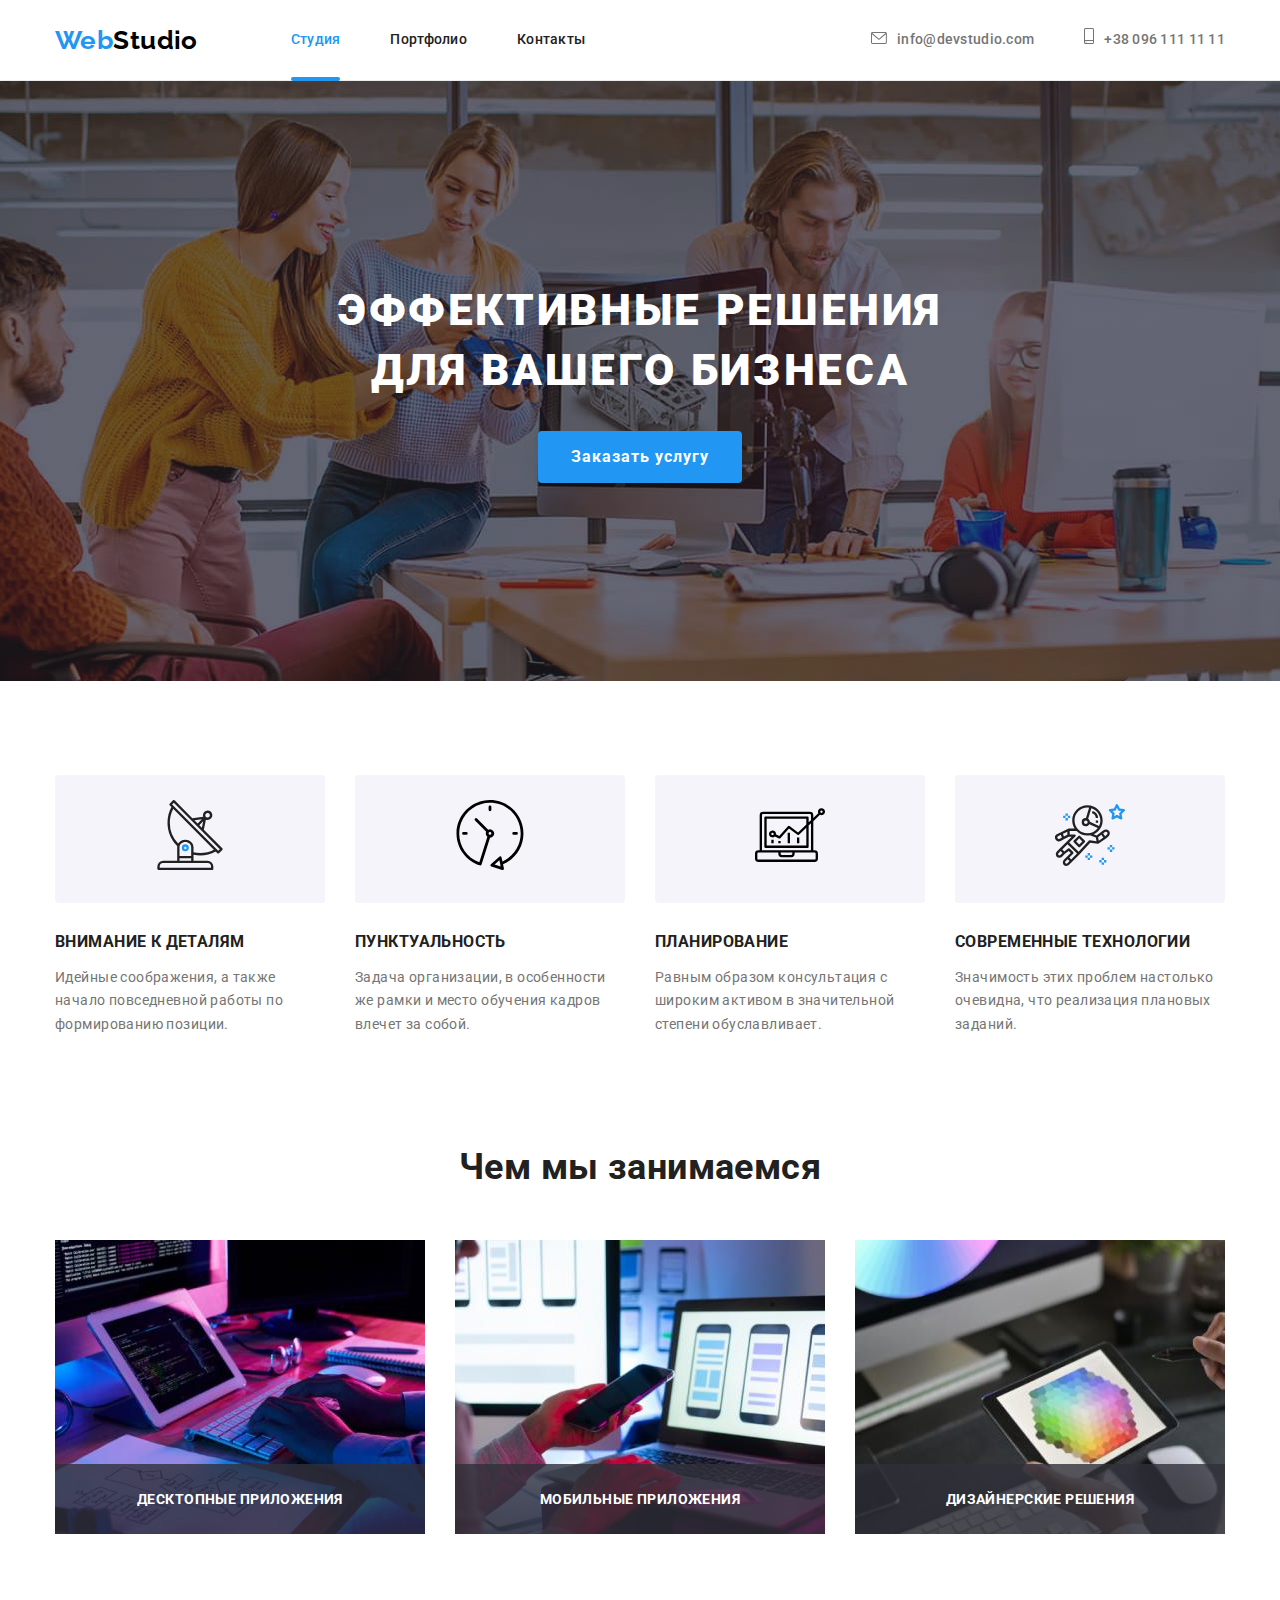
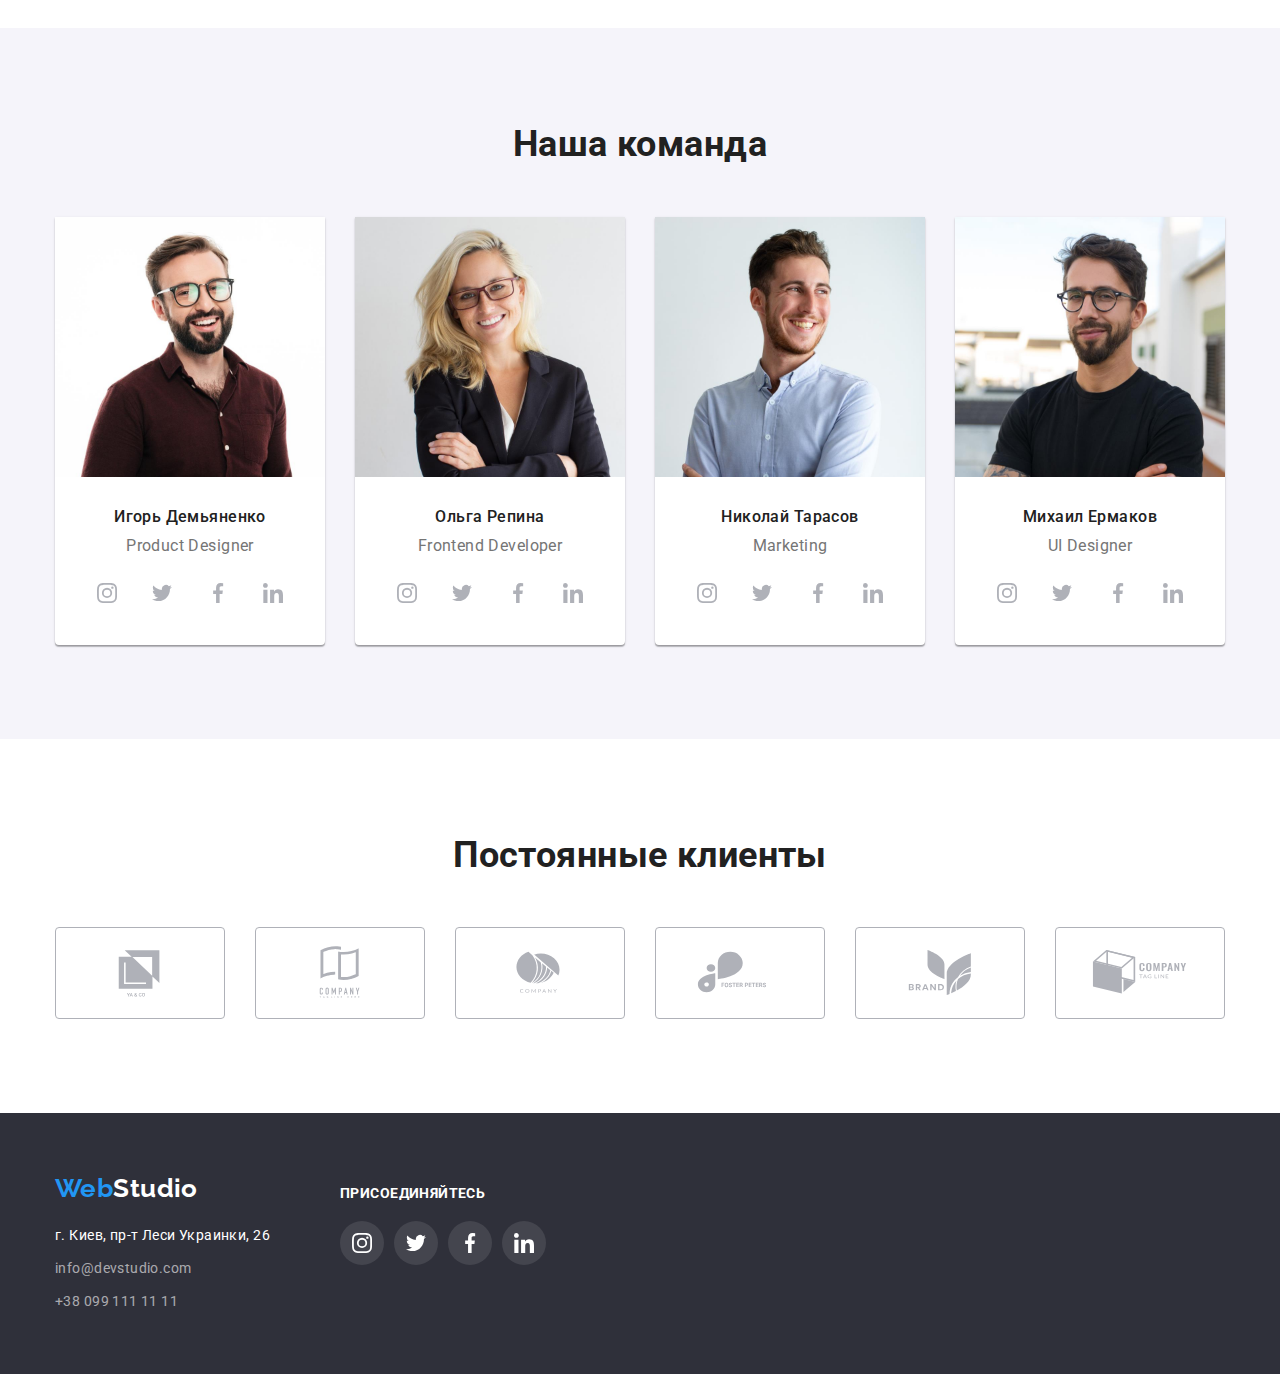
<file: index.html>
<!DOCTYPE html>
<html lang="ru">
    <head>
    <meta charset="UTF-8">
    <meta http-equiv="X-UA-Compatible" content="IE=edge">
    <meta name="viewport" content="width=device-width, initial-scale=1.0">
    <title>Document</title>
    <link rel="preconnect" href="https://fonts.gstatic.com">
    <link href="https://fonts.googleapis.com/css2?family=Raleway:wght@700&family=Roboto:wght@400;500;700;900&display=swap"
        rel="stylesheet">
    <link rel="stylesheet" href="https://cdnjs.cloudflare.com/ajax/libs/modern-normalize/1.0.0/modern-normalize.min.css">
    <link rel="stylesheet" href="./css/styles.css">
    </head>
    <body> 
        <!-- Site header -->
        <header class="header">
            <div class="container main-nav">
                <nav class="nav-part">
                    <a lang="en" href="./index.html" class="logo">Web<span class="logo-part-header">Studio</span></a>
                    <ul class="site-nav list">
                        <li class="item"><a href="./index.html" class="link current">Студия</a></li>
                        <li class="item"><a href="./portfolio.html" class="link">Портфолио</a></li>
                        <li class="item"><a href="" class="link">Контакты</a></li>                                             
                    </ul>
                </nav>
                <ul class="contacts list">
                    <li class="item"><a href="mailto:info@devstudio.com" class="link"><svg class="nav-icon" width="16" height="12">
                        <use href="./images/icons.svg#icon-envelope"></use>
                    </svg>info@devstudio.com</a></li>
                    <li class="item"><a href="tel:+380961111111" class="link"><svg class="nav-icon" width="10" height="16">
                        <use href="./images/icons.svg#icon-smartphone"></use>
                    </svg>+38 096 111 11 11</a></li>
                </ul>
            </div>
        </header>
    <main>
        <!-- Hero -->
        <section class="hero">
            <div class="overlay">
                <h1 class="hero-title">Эффективные решения для вашего бизнеса</h1>
                <p class="button-contact"><button type="button" class="button-hero" data-modal-open>Заказать услугу</button></p>
                <div class="backdrop is-hidden" data-modal>
                    <div class="modal">
                        <button class="hero-modal-close" data-modal-close><svg class="close-icon" width="11" height="11">
                                <use href="./images/icons.svg#icon-close"></use>
                            </svg></button>
                    </div>
                </div>
            </div>
        </section>
        <!-- Features -->
        <section class="section">
           <div class="container">
                <h2 class="section-title visually-hidden">Особенности</h2>
                <ul class="feature list">
                    <li class="item">
                        <div class="icon-bg">
                            <svg class="icon" width="70" height="70">
                                <use href="./images/icons.svg#icon-antenna"></use>
                            </svg>
                        </div>
                        <h3 class="title">Внимание к деталям</h3>
                        <p class="description">Идейные соображения, а также начало повседневной работы по формированию позиции.</p>
                    </li>
                    <li class="item">
                        <div class="icon-bg">
                            <svg class="icon" width="70" height="70">
                                <use href="./images/icons.svg#icon-clock"></use>
                            </svg>
                        </div>
                        <h3 class="title">Пунктуальность</h3>
                        <p class="description">Задача организации, в особенности же рамки и место обучения кадров влечет за собой.</p>
                    </li>
                    <li class="item">
                        <div class="icon-bg">
                            <svg class="icon" width="70" height="70">
                                <use href="./images/icons.svg#icon-diagram"></use>
                            </svg>
                        </div>
                        <h3 class="title">Планирование</h3>
                        <p class="description">Равным образом консультация с широким активом в значительной степени обуславливает.</p>
                    </li>
                    <li class="item">
                        <div class="icon-bg">
                            <svg class="icon" width="70" height="70">
                                <use href="./images/icons.svg#icon-astronaut"></use>
                            </svg>
                        </div>
                        <h3 class="title">Современные технологии</h3>
                        <p class="description">Значимость этих проблем настолько очевидна, что реализация плановых заданий.</p>
                    </li>
                </ul>
           </div>
        </section>
        <!-- Example of work -->
        <section class="section no-padding">
           <div class="container">
                <h2 class="section-title">Чем мы занимаемся</h2>
                <ul class="example list">
                    <li class="item"><img src="./images/box-1.jpg" alt="coding" width="370" height="294">
                    <p class="example-description">Десктопные приложения</p></li>
                    <li class="item"><img src="./images/box-2.jpg" alt="mobile optimization" width="370" height="294">
                    <p class="example-description">Мобильные приложения</p></li>
                    <li class="item"><img src="./images/box-3.jpg" alt="design" width="370" height="294">
                    <p class="example-description">Дизайнерские решения</p></li>
                </ul>
           </div>
        </section>
        <!-- Team -->
        <section class="section team no-padding">
            <div class="container">
                <h2 class="section-title">Наша команда</h2>
                <ul class="our-team list">
                    <li class="item">
                        <img class="img" src="./images/img-team-member-1.jpg" alt="brown-haired man with glasses" width="270" height="260">
                        <div class="team-info">
                            <h3 class="title">Игорь Демьяненко</h3>
                            <p lang="en" class="profession">Product Designer</p>
                            <ul class="team-social-links list">
                                <li class="social-link">
                                    <a class="icon-team-item link" href="">
                                        <svg class="social-icon" width="20" height="20">
                                            <use href="./images/icons.svg#icon-instagram"></use>
                                        </svg>
                                    </a>
                                </li>
                                <li class="social-link">
                                    <a class="icon-team-item link" href="">
                                        <svg class="social-icon" width="20" height="20">
                                            <use href="./images/icons.svg#icon-twitter"></use>
                                        </svg>
                                    </a>
                                </li>
                                <li class="social-link">
                                    <a class="icon-team-item link" href="">
                                        <svg class="social-icon" width="20" height="20">
                                            <use href="./images/icons.svg#icon-facebook"></use>
                                        </svg>
                                    </a>
                                </li>
                                <li class="social-link">
                                    <a class="icon-team-item link" href="">
                                        <svg class="social-icon" width="20" height="20">
                                            <use href="./images/icons.svg#icon-linkedin"></use>
                                        </svg>
                                    </a>
                                </li>
                            </ul>
                        </div>
                    </li>
                    <li class="item">
                        <img class="img" src="./images/img-team-member-2.jpg" alt="blonde woman with glasses" width="270" height="260">
                        <div class="team-info">
                            <h3 class="title">Ольга Репина</h3>
                            <p lang="en" class="profession">Frontend Developer</p>
                            <ul class="team-social-links list">
                                <li class="social-link">
                                    <a class="icon-team-item link" href="">
                                        <svg class="social-icon" width="20" height="20">
                                            <use href="./images/icons.svg#icon-instagram"></use>
                                        </svg>
                                    </a>
                                </li>
                                <li class="social-link">
                                    <a class="icon-team-item link" href="">
                                        <svg class="social-icon" width="20" height="20">
                                            <use href="./images/icons.svg#icon-twitter"></use>
                                        </svg>
                                    </a>
                                </li>
                                <li class="social-link">
                                    <a class="icon-team-item link" href="">
                                        <svg class="social-icon" width="20" height="20">
                                            <use href="./images/icons.svg#icon-facebook"></use>
                                        </svg>
                                    </a>
                                </li>
                                <li class="social-link">
                                    <a class="icon-team-item link" href="">
                                        <svg class="social-icon" width="20" height="20">
                                            <use href="./images/icons.svg#icon-linkedin"></use>
                                        </svg>
                                    </a>
                                </li>
                            </ul>
                        </div>
                    </li>
                    <li class="item">
                        <img class="img" src="./images/img-team-member-3.jpg" alt="brunette man" width="270" height="260">
                       <div class="team-info">
                            <h3 class="title">Николай Тарасов</h3>
                            <p lang="en" class="profession">Marketing</p>
                            <ul class="team-social-links list">
                                <li class="social-link">
                                    <a class="icon-team-item link" href="">
                                        <svg class="social-icon" width="20" height="20">
                                            <use href="./images/icons.svg#icon-instagram"></use>
                                        </svg>
                                    </a>
                                </li>
                                <li class="social-link">
                                    <a class="icon-team-item link" href="">
                                        <svg class="social-icon" width="20" height="20">
                                            <use href="./images/icons.svg#icon-twitter"></use>
                                        </svg>
                                    </a>
                                </li>
                                <li class="social-link">
                                    <a class="icon-team-item link" href="">
                                        <svg class="social-icon" width="20" height="20">
                                            <use href="./images/icons.svg#icon-facebook"></use>
                                        </svg>
                                    </a>
                                </li>
                                <li class="social-link">
                                    <a class="icon-team-item link" href="">
                                        <svg class="social-icon" width="20" height="20">
                                            <use href="./images/icons.svg#icon-linkedin"></use>
                                        </svg>
                                    </a>
                                </li>
                            </ul>
                       </div>
                    </li>
                    <li class="item">
                        <img class="img" src="./images/img-team-member-4.jpg" alt="brunette man with glasses" width="270" height="260">
                        <div class="team-info">
                            <h3 class="title">Михаил Ермаков</h3>
                            <p lang="en" class="profession">UI Designer</p>
                            <ul class="team-social-links list">
                                <li class="social-link">
                                    <a class="icon-team-item link" href="">
                                        <svg class="social-icon" width="20" height="20">
                                            <use href="./images/icons.svg#icon-instagram"></use>
                                        </svg>
                                    </a>
                                </li>
                                <li class="social-link">
                                    <a class="icon-team-item link" href="">
                                        <svg class="social-icon" width="20" height="20">
                                            <use href="./images/icons.svg#icon-twitter"></use>
                                        </svg>
                                    </a>
                                </li>
                                <li class="social-link">
                                    <a class="icon-team-item link" href="">
                                        <svg class="social-icon" width="20" height="20">
                                            <use href="./images/icons.svg#icon-facebook"></use>
                                        </svg>
                                    </a>
                                </li>
                                <li class="social-link">
                                    <a class="icon-team-item link" href="">
                                        <svg class="social-icon" width="20" height="20">
                                            <use href="./images/icons.svg#icon-linkedin"></use>
                                        </svg>
                                    </a>
                                </li>
                            </ul>
                        </div>
                    </li>
                </ul>
            </div>
        </section>
        <!-- Regular clients -->
        <section class="client-section section">
            <div class="container">
                <h2 class="section-title">Постоянные клиенты</h2>
                <ul class="client-list list">
                    <li class="client-item">
                        <a class="client-link" href="">
                            <svg class="client-icon" width="106" height="60">
                                <use href="./images/icons.svg#icon-client1"></use>
                            </svg>
                        </a>
                    </li>
                    <li class="client-item">
                        <a class="client-link" href="">
                            <svg class="client-icon" width="106" height="60">
                                <use href="./images/icons.svg#icon-client2"></use>
                            </svg>
                        </a>
                    </li>
                    <li class="client-item">
                        <a class="client-link" href="">
                            <svg class="client-icon" width="106" height="60">
                                <use href="./images/icons.svg#icon-client3"></use>
                            </svg>
                        </a>
                    </li>
                    <li class="client-item">
                        <a class="client-link" href="">
                            <svg class="client-icon" width="106" height="60">
                                <use href="./images/icons.svg#icon-client4"></use>
                            </svg>
                        </a>
                    </li>
                    <li class="client-item">
                        <a class="client-link" href="">
                            <svg class="client-icon" width="106" height="60">
                                <use href="./images/icons.svg#icon-client5"></use>
                            </svg>
                        </a>
                    </li>
                    <li class="client-item">
                        <a class="client-link" href="">
                            <svg class="client-icon" width="106" height="60">
                                <use href="./images/icons.svg#icon-client6"></use>
                            </svg>
                        </a>
                    </li>
                </ul>
            </div>
        </section>
    </main>
        <!-- Footer -->
        <footer class="footer">
           <div class="container footer-elements">
                <div class="footer-contact">
                    <a lang="en" href="./index.html" class="logo">Web<span class="logo-part-footer">Studio</span></a>
                    <address class="address">г. Киев, пр-т Леси Украинки, 26</address>
                    <ul class="contacts lower list">
                        <li class="item"><a href="mailto:info@devstudio.com" class="link-footer">info@devstudio.com</a></li>
                        <li class="item"><a href="tel:+380991111111" class="link-footer">+38 099 111 11 11</a></li>
                    </ul>
                </div>
                <div class="footer-social-contact">
                    <p class="welcome-text">присоединяйтесь</p>
                    <ul class="icon-footer-list list">
                        <li class="icon-footer-item">
                            <a class="icon-footer-link link" href="">
                                <svg class="social-footer-icon" width="20" height="20">
                                    <use href="./images/icons.svg#icon-instagram"></use>
                                </svg>
                            </a>
                        </li>
                        <li class="icon-footer-item">
                            <a class="icon-footer-link link" href="">
                                <svg class="social-footer-icon" width="20" height="20">
                                    <use href="./images/icons.svg#icon-twitter"></use>
                                </svg>
                            </a>
                        </li>
                        <li class="icon-footer-item">
                            <a class="icon-footer-link link" href="">
                                <svg class="social-footer-icon" width="20" height="20">
                                    <use href="./images/icons.svg#icon-facebook"></use>
                                </svg>
                            </a>
                        </li>
                        <li class="icon-footer-item">
                            <a class="icon-footer-link link" href="">
                                <svg class="social-footer-icon" width="20" height="20">
                                    <use href="./images/icons.svg#icon-linkedin"></use>
                                </svg>
                            </a>
                        </li>
                    </ul>
                </div>
           </div>
        </footer>
        <script src="./js/modal.js"></script>
    </body>
</html>
</file>
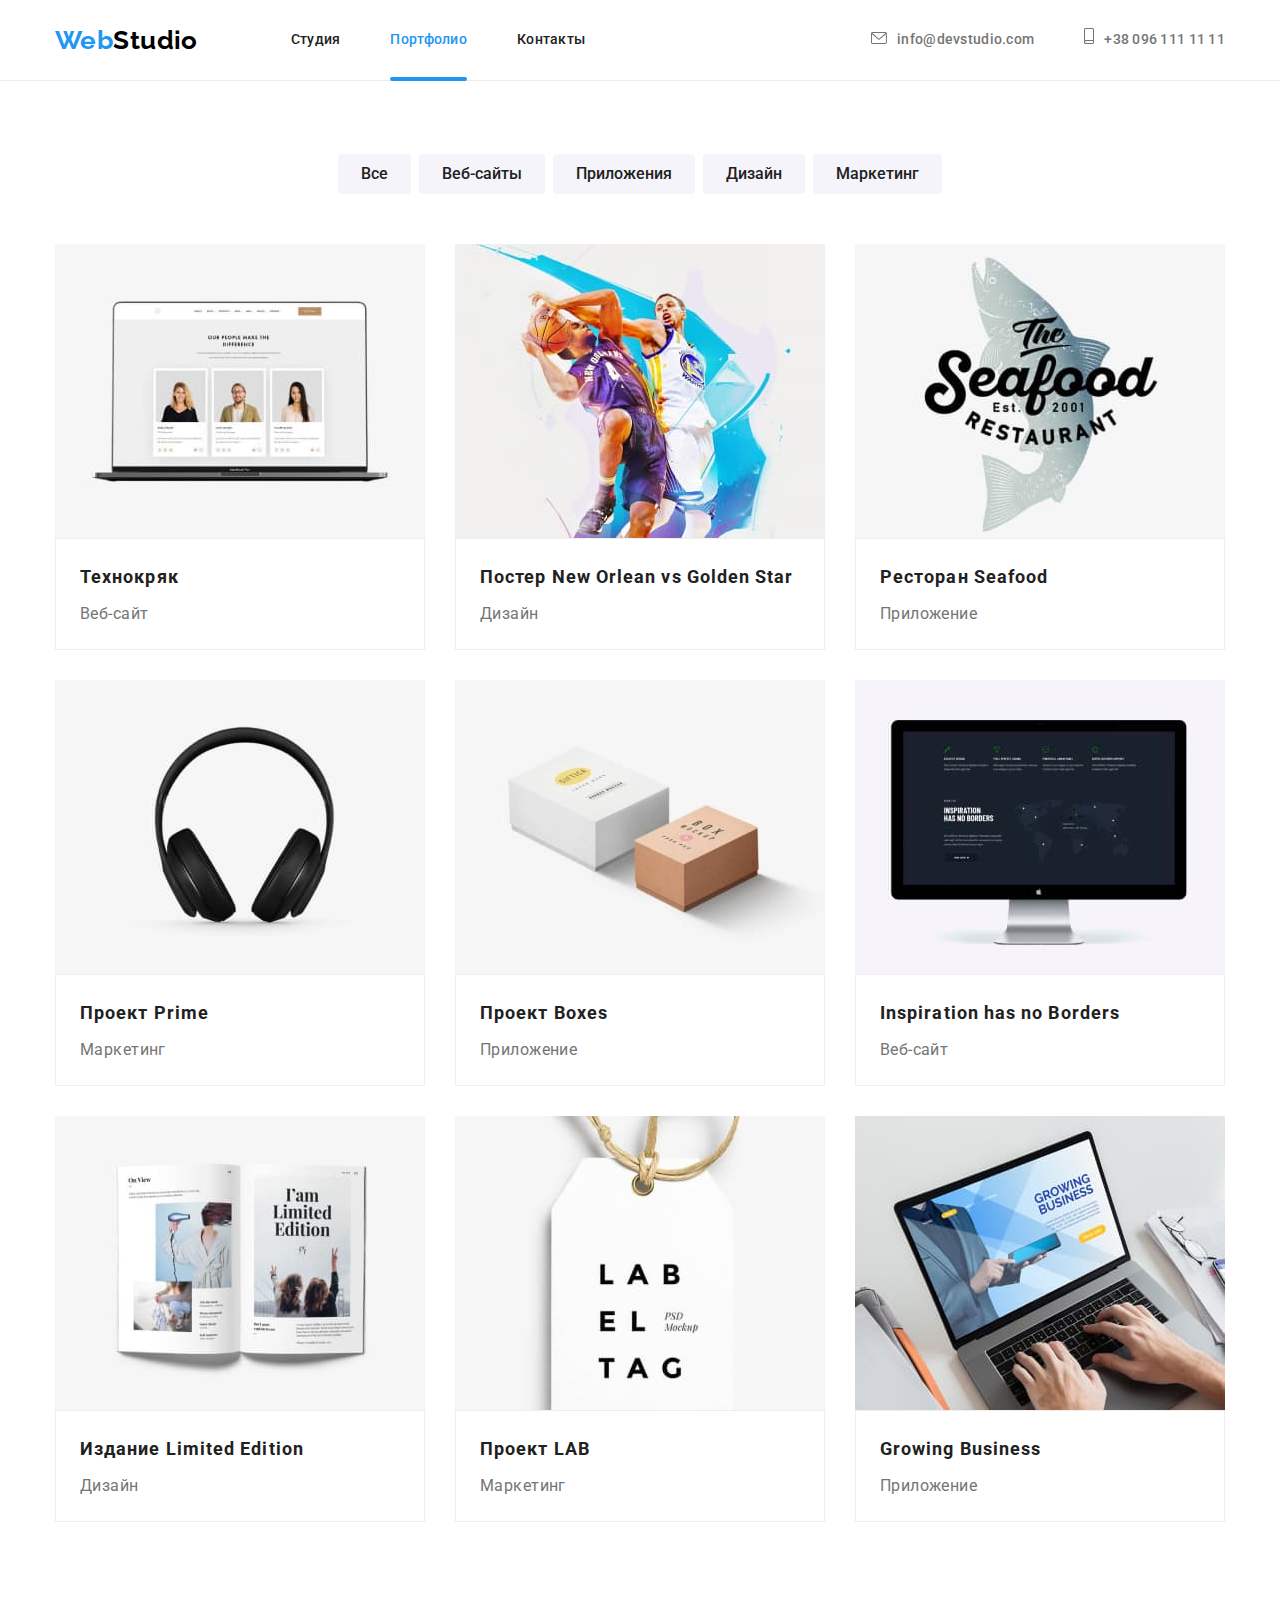
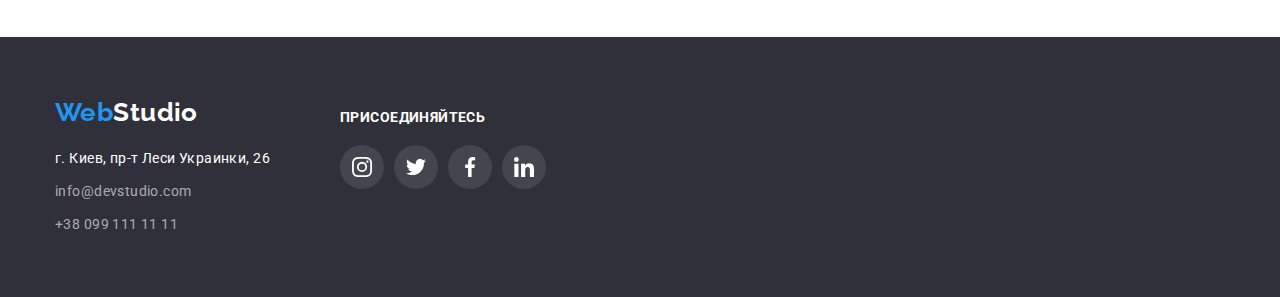
<file: portfolio.html>
<!DOCTYPE html>
<html lang="ru">

<head>
    <meta charset="UTF-8">
    <meta http-equiv="X-UA-Compatible" content="IE=edge">
    <meta name="viewport" content="width=device-width, initial-scale=1.0">
    <title>Document</title>
    <link rel="preconnect" href="https://fonts.gstatic.com">
    <link href="https://fonts.googleapis.com/css2?family=Raleway:wght@700&family=Roboto:wght@400;500;700;900&display=swap"
        rel="stylesheet">
    <link rel="stylesheet" href="https://cdnjs.cloudflare.com/ajax/libs/modern-normalize/1.0.0/modern-normalize.min.css">
    <link rel="stylesheet" href="./css/styles.css">
    </head>
    <body class="page">
        <!-- Site header -->
        <header class="header">
            <div class="container main-nav">
                <nav class="nav-part">
                    <a lang="en" href="./index.html" class="logo">Web<span class="logo-part-header">Studio</span></a>
                    <ul class="site-nav list">
                        <li class="item"><a href="./index.html" class="link">Студия</a></li>
                        <li class="item"><a href="./portfolio.html" class="link current">Портфолио</a></li>
                        <li class="item"><a href="" class="link">Контакты</a></li>
                    </ul>
                </nav>
                <ul class="contacts list">
                    <li class="item"><a href="mailto:info@devstudio.com" class="link"><svg class="nav-icon" width="16"
                                height="12">
                                <use href="./images/icons.svg#icon-envelope"></use>
                            </svg>info@devstudio.com</a></li>
                    <li class="item"><a href="tel:+380961111111" class="link"><svg class="nav-icon" width="10" height="16">
                                <use href="./images/icons.svg#icon-smartphone"></use>
                            </svg>+38 096 111 11 11</a></li>
                </ul>
            </div>
        </header>
        <main>
            <section class="section portfolio-all">
                <div class="container">
                    <h1 class="section-title visually-hidden">Портфоліо</h1>
                    <ul class="buttons list">
                        <li class="item"><button type="button" class="button">Все</button></li>
                        <li class="item"><button type="button" class="button">Веб-сайты</button></li>
                        <li class="item"><button type="button" class="button">Приложения</button></li>
                        <li class="item"><button type="button" class="button">Дизайн</button></li>
                        <li class="item"><button type="button" class="button">Маркетинг</button></li>
                    </ul>
                    <ul class="portfolio list">
                        <li class="item"><a href="" class="link">
                                <div class="card-main">
                                    <img src="./images/work-1.jpg" alt="laptop with three photos on the screen" width="370" height="294">
                                    <p class="portfolio-about">Технокряк это современная площадка распространения коронавируса. Компании используют эту платформу для цифрового
                                    шпионажа и атак на защищённые сервера конкурентов.
                                    </p>
                                </div>
                                <div class="description">
                                    <h2 class="title">Технокряк</h2>
                                    <p class="work-type">Веб-сайт</p>
                                </div>
                            </a>
                        </li>
                        <li class="item"><a href="" class="link">
                                <div class="card-main">
                                    <img src="./images/work-2.jpg" alt="two basketball players" width="370" height="294">
                                    <p class="portfolio-about">Технокряк это современная площадка распространения коронавируса. Компании используют эту платформу для цифрового
                                    шпионажа и атак на защищённые сервера конкурентов.
                                    </p>
                                </div>
                                <div class="description">
                                    <h2 class="title">Постер <span lang="en">New Orlean vs Golden Star</span></h2>
                                    <p class="work-type">Дизайн</p>
                                </div>
                            </a>
                        </li>
                        <li class="item"><a href="" class="link">
                                <div class="card-main">
                                    <img src="./images/work-3.jpg" alt="fish with the inscription seafood restaurant" width="370" height="294">
                                    <p class="portfolio-about">Технокряк это современная площадка распространения коронавируса. Компании используют эту платформу для цифрового
                                    шпионажа и атак на защищённые сервера конкурентов.
                                    </p>
                                </div>
                                <div class="description">
                                    <h2 class="title">Ресторан <span lang="en">Seafood</span></h2>
                                    <p class="work-type">Приложение</p>
                                </div>
                            </a>
                        </li>
                        <li class="item"><a href="" class="link">
                                <div class="card-main">
                                    <img src="./images/work-4.jpg" alt="black big headphones" width="370" height="294">
                                    <p class="portfolio-about">Технокряк это современная площадка распространения коронавируса. Компании используют эту платформу для цифрового
                                    шпионажа и атак на защищённые сервера конкурентов.
                                    </p>
                                </div>
                                <div class="description">
                                    <h2 class="title">Проект <span lang="en">Prime</span></h2>
                                    <p class="work-type">Маркетинг</p>
                                </div>
                            </a>
                        </li>
                        <li class="item"><a href="" class="link">
                                <div class="card-main">
                                    <img src="./images/work-5.jpg" alt="two boxes, one white and one orange" width="370" height="294">
                                    <p class="portfolio-about">Технокряк это современная площадка распространения коронавируса. Компании используют эту платформу для цифрового
                                    шпионажа и атак на защищённые сервера конкурентов.
                                    </p>
                                </div>
                                <div class="description">
                                    <h2 class="title">Проект <span lang="en">Boxes</span></h2>
                                    <p class="work-type">Приложение</p>
                                </div>
                            </a>
                        </li>
                        <li class="item"><a href="" class="link">
                                <div class="card-main">
                                    <img src="./images/work-6.jpg" alt="monoblock apple with a dark image on the screen" width="370" height="294">
                                    <p class="portfolio-about">Технокряк это современная площадка распространения коронавируса. Компании используют эту платформу для цифрового
                                    шпионажа и атак на защищённые сервера конкурентов.
                                    </p>
                                </div>
                                <div class="description">
                                    <h2 lang="en" class="title">Inspiration has no Borders</h2>
                                    <p class="work-type">Веб-сайт</p>
                                </div>
                            </a>
                        </li>
                        <li class="item"><a href="" class="link">
                                <div class="card-main">
                                    <img src="./images/work-7.jpg" alt="open booklet with the inscription I'm Limited Edition" width="370" height="294">
                                    <p class="portfolio-about">Технокряк это современная площадка распространения коронавируса. Компании используют эту платформу для цифрового
                                    шпионажа и атак на защищённые сервера конкурентов.
                                    </p>
                                </div>
                                <div class="description">
                                    <h2 class="title">Издание <span lang="en">Limited Edition</span></h2>
                                    <p class="work-type">Дизайн</p>
                                </div>
                            </a>
                        </li>
                        <li class="item"><a href="" class="link">
                                <div class="card-main">
                                    <img src="./images/work-8.jpg" alt="white tag with the inscription Lab El Tag" width="370" height="294">
                                    <p class="portfolio-about">Технокряк это современная площадка распространения коронавируса. Компании используют эту платформу для цифрового
                                    шпионажа и атак на защищённые сервера конкурентов.
                                    </p>
                                </div>
                                <div class="description">
                                    <h2 class="title">Проект <span lang="en">LAB</span></h2>
                                    <p class="work-type">Маркетинг</p>
                                </div>
                            </a>
                        </li>
                        <li class="item"><a href="" class="link">
                                <div class="card-main">
                                    <img src="./images/work-9.jpg" alt="hands on a gray color laptop" width="370" height="294">
                                    <p class="portfolio-about">Технокряк это современная площадка распространения коронавируса. Компании используют эту платформу для цифрового
                                    шпионажа и атак на защищённые сервера конкурентов.
                                    </p>
                                </div>
                                <div class="description">
                                    <h2 lang="en" class="title">Growing Business</h2>
                                    <p class="work-type">Приложение</p>
                                </div>
                            </a>
                        </li>
                    </ul>
                </div>
            </section>
        </main>
        <!-- Footer -->
        <footer class="footer">
            <div class="container footer-elements">
                <div class="footer-contact">
                    <a lang="en" href="./index.html" class="logo">Web<span class="logo-part-footer">Studio</span></a>
                    <address class="address">г. Киев, пр-т Леси Украинки, 26</address>
                    <ul class="contacts lower list">
                        <li class="item"><a href="mailto:info@devstudio.com" class="link-footer">info@devstudio.com</a></li>
                        <li class="item"><a href="tel:+380991111111" class="link-footer">+38 099 111 11 11</a></li>
                    </ul>
                </div>
                <div class="footer-social-contact">
                    <p class="welcome-text">присоединяйтесь</p>
                    <ul class="icon-footer-list list">
                        <li class="icon-footer-item">
                            <a class="icon-footer-link link" href="">
                                <svg class="social-footer-icon" width="20" height="20">
                                    <use href="./images/icons.svg#icon-instagram"></use>
                                </svg>
                            </a>
                        </li>
                        <li class="icon-footer-item">
                            <a class="icon-footer-link link" href="">
                                <svg class="social-footer-icon" width="20" height="20">
                                    <use href="./images/icons.svg#icon-twitter"></use>
                                </svg>
                            </a>
                        </li>
                        <li class="icon-footer-item">
                            <a class="icon-footer-link link" href="">
                                <svg class="social-footer-icon" width="20" height="20">
                                    <use href="./images/icons.svg#icon-facebook"></use>
                                </svg>
                            </a>
                        </li>
                        <li class="icon-footer-item">
                            <a class="icon-footer-link link" href="">
                                <svg class="social-footer-icon" width="20" height="20">
                                    <use href="./images/icons.svg#icon-linkedin"></use>
                                </svg>
                            </a>
                        </li>
                    </ul>
                </div>
            </div>
        </footer>
    </body>
</html>
</file>
<file: css/styles.css>
/* Main text color #757575  */
/* Title text color #212121 */
/* Acсent #2196F3 */
/* Black #000000 */
/* White #ffffff */
/* Footer contacts rgba(255, 255, 255, 0.6) */

/* Primary background color #ffffff */
/* Secondary background color #2f303a */
/* Third background color #e5e5e5 */
/* Fourth background color f5f4fa */

:root {
  --primary-text-color: #757575;
  --title-text-color: #212121;
  --accent-color: #2196f3;
  --hero-title-color: #ffffff;
  --primary-background-color: #ffffff;
  --secondary-background-color: #2f303a;
  --third-background-color: #e5e5e5;
  --fourth-background-color: #f5f4fa;
  --logo-color: #2196f3;
  --logo-part-header-color: #000000;
  --logo-part-footer-color: #ffffff;
  --border-bottom-color: #ececec;
  --button-hero-text-color: #ffffff;
  --button-hero-background-color: #2196f3;
  --button-hero-accent-background-color: #188ce8;
  --button-text-color: #212121;
  --button-background-color: #f5f4fa;
  --button-accent-text-color: #ffffff;
  --button-accent-background-color: #2196f3;
  --address-text-color: #ffffff;
  --contacts-footer-text-color: rgba(255, 255, 255, 0.6);
  --shadow-team-card: 0px 1px 3px rgba(0, 0, 0, 0.12),
    0px 1px 1px rgba(0, 0, 0, 0.14), 0px 2px 1px rgba(0, 0, 0, 0.2);
  --shadow-button-accent: 0px 3px 1px rgba(0, 0, 0, 0.1),
    0px 1px 2px rgba(0, 0, 0, 0.08), 0px 2px 2px rgba(0, 0, 0, 0.12);
  --shadow-hero-button: rgba(0, 0, 0, 0.15);
  --shadow-portfolio-item: 0px 1px 1px rgba(0, 0, 0, 0.12),
    0px 4px 4px rgba(0, 0, 0, 0.06), 1px 4px 6px rgba(0, 0, 0, 0.16);
  --portfolio-description-border: #eeeeee;
  --icons-border-color: #afb1b8;
  --icons-bacground-footer: rgba(255, 255, 255, 0.1);
  --card-set-gap: 30px;
  --timing-func: cubic-bezier(0.4, 0, 0.2, 1);
}
/* Page background and text color */
body {
  background-color: var(--primary-background-color);
  color: var(--primary-text-color);
  font-family: Roboto, sans-serif;
  font-size: 14px;
  line-height: 1.71;
  letter-spacing: 0.03em;
}
img {
  display: block;
  max-width: 100%;
  height: auto;
}

/* List options */
.list {
  list-style: none;
  margin: 0;
  padding: 0;
}
/* Site logo */
.logo {
  margin-right: 93px;

  color: var(--logo-color);
  font-family: Raleway, sans-serif;
  font-weight: 700;
  font-size: 26px;
  line-height: 1.19;
  text-decoration: none;
}
.logo-part-header {
  color: var(--logo-part-header-color);
}
.logo-part-footer {
  color: var(--logo-part-footer-color);
}
/* Container position */
.container {
  width: 1200px;
  margin-left: auto;
  margin-right: auto;
  padding-left: 15px;
  padding-right: 15px;
}

/* Page-header */
.header {
  border-bottom: 1px solid var(--border-bottom-color);
}
/* Main-nav */
.main-nav {
  display: flex;
  align-items: center;
}
/* Nav-part */
.nav-part {
  display: flex;
  align-items: center;
}
/* Site nav */
.site-nav {
  display: flex;
}
.site-nav .item + .item {
  margin-left: 50px;
}
.site-nav .link {
  display: block;
  padding-top: 32px;
  padding-bottom: 32px;

  color: var(--title-text-color);
  font-weight: 500;
  line-height: 1.14;
  letter-spacing: 0.02em;
  text-decoration: none;
  transition: color 250ms var(--timing-func);
}
.site-nav .link:hover,
.site-nav .link:focus {
  color: var(--accent-color);
}
.site-nav .link.current {
  position: relative;
  color: var(--accent-color);
}
.link.current:after {
  content: '';
  position: absolute;
  width: 100%;
  height: 4px;
  left: 0;
  bottom: -1px;

  background: var(--accent-color);
  border-radius: 2px;
}

/* Site contacts */
.main-nav .contacts {
  display: flex;
  margin-left: auto;
}
.contacts .item + .item {
  margin-left: 50px;
}
.nav-icon {
  fill: currentColor;
  margin-right: 10px;
  transition: fill 250ms var(--timing-func);
}

.nav-icon:hover {
  fill: var(--accent-color);
}
.contacts .link {
  padding-top: 32px;
  padding-bottom: 32px;
}
.contacts .link {
  color: var(--primary-text-color);
  font-weight: 500;
  line-height: 1.14;
  letter-spacing: 0.02em;
  text-decoration: none;
  transition: color 250ms var(--timing-func);
}
.contacts .link:hover,
.contacts .link:focus {
  color: var(--accent-color);
}
/* Site hero */
.hero {
  text-align: center;
}
.hero-title {
  padding-top: 200px;
  margin-top: 0;
  margin-right: auto;
  margin-bottom: 30px;
  margin-left: auto;
  width: 696px;

  color: var(--hero-title-color);
  font-weight: 900;
  font-size: 44px;
  line-height: 1.36;
  letter-spacing: 0.06em;
  text-transform: uppercase;
}
.hero .button-contact {
  margin: 0;
}
/* Hero modal window */
.is-hidden {
  visibility: hidden;
  opacity: 0;
  pointer-events: none;
}
.backdrop {
  position: fixed;
  top: 0;
  left: 0;
  width: 100%;
  height: 100%;
  z-index: 100;
  background-color: rgba(0, 0, 0, 0.2);
  transition: opacity 250ms var(--timing-func),
    visibility 250ms var(--timing-func);
}
.modal {
  display: block;
  position: relative;
  width: 528px;
  height: 581px;
  left: 50%;
  top: 50%;
  transform: translate(-50%, -50%);

  background: var(--primary-background-color);
  box-shadow: 0px 1px 3px rgba(0, 0, 0, 0.12), 0px 1px 1px rgba(0, 0, 0, 0.14),
    0px 2px 1px rgba(0, 0, 0, 0.2);
  border-radius: 4px;
}
.hero-modal-close {
  background: var(--primary-background-color);
  position: absolute;
  top: 8px;
  right: 8px;
  width: 30px;
  height: 30px;
  border-radius: 50%;

  border: 1px solid rgba(0, 0, 0, 0.1);

  cursor: pointer;
}
.close-icon {
  position: absolute;
  top: 50%;
  left: 50%;
  transform: translate(-50%, -50%);
}
/* Overlay */
.overlay {
  max-width: 1600px;
  min-height: 600px;
  margin-left: auto;
  margin-right: auto;
  background-image: linear-gradient(
      to right,
      rgba(47, 48, 58, 0.4),
      rgba(47, 48, 58, 0.4)
    ),
    url('../images/background.jpg');
  background-repeat: no-repeat;
  background-size: cover;
  background-position: center;
  background-color: var(--secondary-background-color);
}
/* Site sections */
.section {
  padding: 94px 0;
}
.section.no-padding {
  padding-top: 0;
  padding-bottom: 0;
}
.section-title {
  margin-top: 0;
  margin-bottom: 50px;

  color: var(--title-text-color);
  font-size: 36px;
  line-height: 1.24;
  text-align: center;
}
/* Features */
.icon-bg {
  background: var(--fourth-background-color);
  border-radius: 4px;

  width: 270px;
  padding: 25px 100px;
  margin-bottom: 30px;
}
.feature .title {
  margin-top: 0;
  margin-bottom: 10px;

  color: var(--title-text-color);
  line-height: 1.14;
  text-transform: uppercase;
}
.feature > .description {
  margin: 0;
}
.visually-hidden {
  position: absolute;
  width: 1px;
  height: 1px;
  margin: -1px;
  border: 0;
  padding: 0;

  white-space: nowrap;
  clip-path: inset(100%);
  clip: rect(0 0 0 0);
  overflow: hidden;
}
.feature.list {
  display: flex;
  flex-wrap: wrap;
  margin-top: calc(-1 * var(--card-set-gap));
  margin-left: calc(-1 * var(--card-set-gap));
}
.feature .item {
  flex-basis: calc(100% / 4 - var(--card-set-gap));
  margin-top: var(--card-set-gap);
  margin-left: var(--card-set-gap);
}
/* Example of work */
.example.list {
  display: flex;
  flex-wrap: wrap;
  margin-top: calc(-1 * var(--card-set-gap));
  margin-left: calc(-1 * var(--card-set-gap));
}
.example .item {
  flex-basis: calc(100% / 3 - var(--card-set-gap));
  margin-top: var(--card-set-gap);
  margin-left: var(--card-set-gap);
  position: relative;
  margin-bottom: 94px;
}

.example-description {
  font-weight: 700;
  font-size: 14px;
  line-height: 1.15;
  text-align: center;
  letter-spacing: 0.03em;
  text-transform: uppercase;

  color: var(--address-text-color);
  background-color: rgba(47, 48, 58, 0.8);

  position: absolute;
  width: 100%;
  bottom: 0;
  margin: 0;
  padding: 27px 82px;
}

/* Team */
.team {
  background-color: var(--fourth-background-color);
}
.our-team {
  display: flex;
  flex-wrap: wrap;
  margin-top: calc(-1 * var(--card-set-gap));
  margin-left: calc(-1 * var(--card-set-gap));
}
.our-team .item {
  flex-basis: calc(100% / 4 - var(--card-set-gap));
  margin-top: var(--card-set-gap);
  margin-left: var(--card-set-gap);
  background-color: var(--primary-background-color);
  box-shadow: var(--shadow-team-card);
  border-radius: 0px 0px 4px 4px;
  overflow: hidden;
}
.section.team {
  padding-top: 94px;
  padding-bottom: 94px;
  margin-bottom: 0;
}
.team-info {
  text-align: center;
  padding-right: 30px;
  padding-left: 30px;
  padding-top: 30px;
  padding-bottom: 30px;
}
.our-team .title {
  margin-top: 0;
  margin-bottom: 10px;

  color: var(--title-text-color);
  font-weight: 500;
  font-size: 16px;
  line-height: 1.19;
  text-align: center;
}
.our-team .profession {
  margin-top: 0;

  font-size: 16px;
  line-height: 1.19;
  text-align: center;
}
.icon-team-item,
.icon-footer-link {
  display: flex;
  justify-content: center;
  align-items: center;
  width: 44px;
  height: 44px;
  border-radius: 50% 50%;
}
.team-social-links {
  display: flex;
  justify-content: space-between;
}

.icon-team-item {
  background-color: var(--primary-background-color);
  transition: background-color 250ms var(--timing-func);
}

.icon-team-item:hover,
.icon-team-item:focus {
  background-color: var(--accent-color);
}

.social-icon {
  fill: var(--icons-border-color);
  transition: fill 250ms var(--timing-func);
}

.icon-team-item:hover .social-icon,
.icon-team-item:focus .social-icon {
  fill: var(--primary-background-color);
}

/* Button */
.button-hero {
  padding: 10px 32px;
  border-radius: 4px;
  border: 1px solid transparent;

  color: var(--button-hero-text-color);
  background-color: var(--button-hero-background-color);
  font-weight: 700;
  font-size: 16px;
  line-height: 1.88;
  letter-spacing: 0.06em;
  text-decoration: none;
  box-shadow: 0px 4px 4px var(--shadow-hero-button);

  cursor: pointer;

  transition: background-color 250ms var(--timing-func);
}
.button-hero:hover,
.button-hero:focus {
  background-color: var(--button-hero-accent-background-color);
}
.buttons {
  display: flex;
  justify-content: center;
  margin-bottom: 50px;
}
.button {
  padding: 6px 22px;
  border-radius: 4px;
  border: 1px solid transparent;

  color: var(--button-text-color);
  background-color: var(--button-background-color);
  font-weight: 500;
  font-size: 16px;
  line-height: 1.62;
  text-decoration: none;
  cursor: pointer;

  transition: color 250ms var(--timing-func),
    background-color 250ms var(--timing-func),
    box-shadow 250ms var(--timing-func);
}
.button:hover,
.button:focus {
  color: var(--button-accent-text-color);
  background-color: var(--button-accent-background-color);
  box-shadow: var(--shadow-button-accent);
}
.buttons .item + .item {
  margin-left: 8px;
}
/* Regular clients */
.client-title {
  margin-bottom: 50px;
}

.client-list {
  display: flex;
}

.client-item:not(:last-child) {
  margin-right: 30px;
}

.client-link {
  display: flex;
  justify-content: center;
  align-items: center;
  width: 170px;
  height: 92px;
  border: 1px solid var(--icons-border-color);
  box-sizing: border-box;
  border-radius: 4px;
  transition: border-color 250ms var(--timing-func);
}

.client-link:hover,
.client-link:focus {
  border-color: var(--accent-color);
}

.client-icon {
  fill: var(--icons-border-color);
  transition: fill 250ms var(--timing-func);
}

.client-link:hover .client-icon,
.client-link:focus .client-icon {
  fill: var(--accent-color);
}
/* Portfolio */
.section.portfolio-all {
  padding-top: 73px;
  padding-bottom: 115px;
}
.portfolio .title {
  margin-top: 0;
  margin-bottom: 4px;

  color: var(--title-text-color);
  font-size: 18px;
  line-height: 2;
  letter-spacing: 0.06em;
}
.portfolio {
  display: flex;
  flex-wrap: wrap;
  margin-top: calc(-1 * var(--card-set-gap));
  margin-left: calc(-1 * var(--card-set-gap));
}
.portfolio.list .item {
  flex-basis: calc(100% / 3 - var(--card-set-gap));
  margin-top: var(--card-set-gap);
  margin-left: var(--card-set-gap);
  overflow: hidden;
  transition: box-shadow 250ms var(--timing-func);
}

.portfolio .item:hover,
.portfolio .item:focus {
  box-shadow: var(--shadow-portfolio-item);
}

.portfolio .link {
  text-decoration: none;
}
.card-main {
  position: relative;
  overflow: hidden;
}

.portfolio-about {
  position: absolute;
  top: 0;
  left: 0;
  overflow: auto;

  transform: translatey(100%);
  transition: transform 250ms var(--timing-func);

  margin: 0;
  padding: 63px 24px;
  width: 100%;
  height: 100%;
  background-color: rgba(33, 150, 243, 0.9);

  font-size: 18px;
  line-height: 1.56;
  letter-spacing: 0.03em;
  color: var(--address-text-color);
}
.portfolio .link:hover .portfolio-about,
.portfolio .link:focus .portfolio-about {
  transform: translatey(0);
}

.portfolio .description {
  padding: 20px 24px;
  border: 1px solid var(--portfolio-description-border);
}
.portfolio .work-type {
  margin: 0;

  color: var(--primary-text-color);
  font-size: 16px;
  line-height: 1.87;
}

/* Footer */
.footer {
  background-color: var(--secondary-background-color);
}
.footer-elements {
  display: flex;
  padding-top: 60px;
  padding-right: auto;
  padding-bottom: 60px;
  padding-left: auto;
}
.footer-contact {
  margin-right: 70px;
}
.footer .logo {
  display: block;
  margin-right: 0;
  margin-bottom: 20px;
}
.footer .address {
  display: block;
  margin-bottom: 9px;

  color: var(--address-text-color);
  font-style: normal;
}
.contacts.lower > .item:first-child {
  margin-bottom: 9px;
}
.contacts.lower > .item:last-child {
  margin-left: 0;
}
.contacts .link-footer {
  color: var(--contacts-footer-text-color);

  text-decoration: none;

  transition: color 250ms var(--timing-func);
}
.contacts .link-footer:hover,
.contacts .link-footer:focus {
  color: var(--accent-color);
}
.welcome-text {
  font-weight: 700;
  font-size: 14px;
  line-height: 16px;
  letter-spacing: 0.03em;
  text-transform: uppercase;

  color: var(--address-text-color);
  margin-top: 12px;
  margin-bottom: 20px;
}

.icon-footer-list {
  display: flex;
}

.icon-footer-item:not(:last-child) {
  margin-right: 10px;
}

.icon-footer-link {
  background-color: var(--icons-bacground-footer);
  transition: background-color 250ms var(--timing-func);
}

.icon-footer-link:hover,
.icon-footer-link:focus {
  background-color: var(--accent-color);
}

.social-footer-icon {
  fill: var(--primary-background-color);
}
</file>
